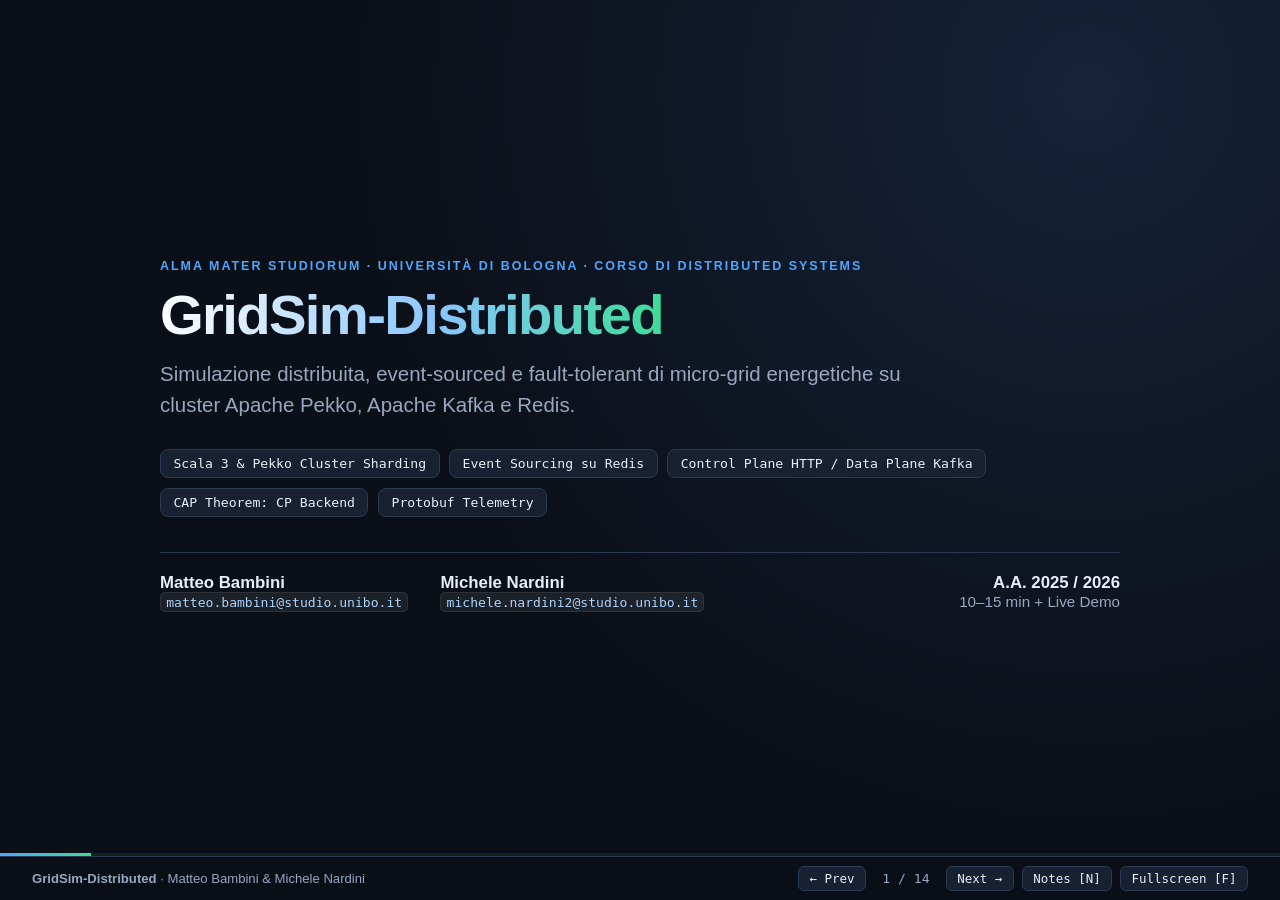
<file: docs/presentation/index.html>
<!DOCTYPE html>
<html lang="it">

<head>
  <meta charset="UTF-8" />
  <meta name="viewport" content="width=device-width, initial-scale=1.0" />
  <title>GridSim-Distributed — Distributed Systems Presentation</title>
  <style>
    :root {
      --bg: #0b0f17;
      --bg-elev: #131a27;
      --card: #182132;
      --card-alt: #1d283d;
      --border: #2a3954;
      --text: #e8eef7;
      --muted: #98a7c0;
      --accent: #4da6ff;
      --accent-soft: rgba(77, 166, 255, 0.14);
      --green: #3ddc97;
      --green-soft: rgba(61, 220, 151, 0.14);
      --amber: #ffb454;
      --amber-soft: rgba(255, 180, 84, 0.14);
      --red: #ff6b7b;
      --red-soft: rgba(255, 107, 123, 0.14);
      --purple: #b88cff;
      --purple-soft: rgba(184, 140, 255, 0.14);
      --mono: 'JetBrains Mono', 'SF Mono', 'Fira Code', 'Consolas', monospace;
      --sans: 'Inter', -apple-system, BlinkMacSystemFont, 'Segoe UI', Roboto, sans-serif;
    }

    * {
      box-sizing: border-box;
    }

    html,
    body {
      margin: 0;
      padding: 0;
      width: 100%;
      height: 100%;
      background: radial-gradient(circle at 85% 10%, #152238 0%, var(--bg) 55%);
      color: var(--text);
      font-family: var(--sans);
      overflow: hidden;
      -webkit-font-smoothing: antialiased;
    }

    .deck {
      position: relative;
      width: 100%;
      height: 100vh;
    }

    .slide {
      position: absolute;
      inset: 0;
      display: none;
      flex-direction: column;
      padding: 3.8vh 5.2vw 7.5vh 5.2vw;
      opacity: 0;
      transition: opacity 0.25s ease;
      overflow-y: auto;
    }

    .slide.active {
      display: flex;
      opacity: 1;
    }

    /* Typography */
    .slide-header {
      margin-bottom: 1.8vh;
      border-bottom: 1px solid var(--border);
      padding-bottom: 1.2vh;
      display: flex;
      justify-content: space-between;
      align-items: flex-end;
      gap: 1rem;
    }

    .kicker {
      font-size: 0.78rem;
      text-transform: uppercase;
      letter-spacing: 2px;
      color: var(--accent);
      font-weight: 700;
      margin: 0 0 0.3rem 0;
    }

    h1 {
      font-size: clamp(1.65rem, 2.5vw, 2.35rem);
      margin: 0;
      color: var(--text);
      letter-spacing: -0.02em;
      line-height: 1.15;
    }

    .header-tag {
      font-family: var(--mono);
      font-size: 0.78rem;
      padding: 0.3rem 0.65rem;
      border-radius: 999px;
      background: var(--accent-soft);
      color: var(--accent);
      border: 1px solid rgba(77, 166, 255, 0.35);
      white-space: nowrap;
    }

    h2 {
      font-size: 1.15rem;
      margin: 0 0 0.55rem 0;
      color: var(--text);
    }

    h3 {
      font-size: 1rem;
      margin: 0 0 0.45rem 0;
      color: var(--accent);
    }

    p {
      margin: 0 0 0.65rem 0;
      line-height: 1.5;
      color: var(--text);
      font-size: 0.98rem;
    }

    ul,
    ol {
      margin: 0.2rem 0 0.6rem 0;
      padding-left: 1.25rem;
      line-height: 1.52;
      font-size: 0.96rem;
    }

    li {
      margin-bottom: 0.38rem;
    }

    li::marker {
      color: var(--accent);
    }

    code {
      font-family: var(--mono);
      font-size: 0.86em;
      background: rgba(255, 255, 255, 0.07);
      color: #a9d4ff;
      padding: 0.12em 0.4em;
      border-radius: 5px;
      border: 1px solid rgba(255, 255, 255, 0.08);
    }

    pre {
      font-family: var(--mono);
      font-size: 0.8rem;
      line-height: 1.45;
      background: #0d131f;
      border: 1px solid var(--border);
      border-radius: 10px;
      padding: 0.85rem 1rem;
      margin: 0.4rem 0;
      overflow-x: auto;
      color: #d6e4ff;
    }

    /* Layout Helpers */
    .content {
      flex: 1;
      display: flex;
      flex-direction: column;
      justify-content: center;
      gap: 1.1rem;
    }

    .grid-2 {
      display: grid;
      grid-template-columns: 1fr 1fr;
      gap: 1.15rem;
      align-items: stretch;
    }

    .grid-3 {
      display: grid;
      grid-template-columns: repeat(3, 1fr);
      gap: 1.1rem;
      align-items: stretch;
    }

    .grid-4 {
      display: grid;
      grid-template-columns: repeat(4, 1fr);
      gap: 0.95rem;
      align-items: stretch;
    }

    .split-60-40 {
      display: grid;
      grid-template-columns: 1.35fr 1fr;
      gap: 1.2rem;
      align-items: center;
    }

    .split-40-60 {
      display: grid;
      grid-template-columns: 1fr 1.35fr;
      gap: 1.2rem;
      align-items: center;
    }

    .card {
      background: linear-gradient(180deg, var(--card) 0%, rgba(24, 33, 50, 0.82) 100%);
      border: 1px solid var(--border);
      border-radius: 12px;
      padding: 1rem 1.15rem;
      box-shadow: 0 8px 24px rgba(0, 0, 0, 0.22);
    }

    .card.accent-left {
      border-left: 4px solid var(--accent);
    }

    .card.green-left {
      border-left: 4px solid var(--green);
    }

    .card.amber-left {
      border-left: 4px solid var(--amber);
    }

    .card.red-left {
      border-left: 4px solid var(--red);
    }

    .card.purple-left {
      border-left: 4px solid var(--purple);
    }

    .badge {
      display: inline-block;
      font-family: var(--mono);
      font-size: 0.73rem;
      font-weight: 700;
      padding: 0.18rem 0.55rem;
      border-radius: 6px;
      text-transform: uppercase;
      letter-spacing: 0.6px;
      margin-bottom: 0.45rem;
    }

    .badge.blue {
      background: var(--accent-soft);
      color: var(--accent);
      border: 1px solid rgba(77, 166, 255, 0.35);
    }

    .badge.green {
      background: var(--green-soft);
      color: var(--green);
      border: 1px solid rgba(61, 220, 151, 0.35);
    }

    .badge.amber {
      background: var(--amber-soft);
      color: var(--amber);
      border: 1px solid rgba(255, 180, 84, 0.35);
    }

    .badge.red {
      background: var(--red-soft);
      color: var(--red);
      border: 1px solid rgba(255, 107, 123, 0.35);
    }

    .badge.purple {
      background: var(--purple-soft);
      color: var(--purple);
      border: 1px solid rgba(184, 140, 255, 0.35);
    }

    .callout {
      background: rgba(77, 166, 255, 0.08);
      border: 1px solid rgba(77, 166, 255, 0.3);
      border-radius: 10px;
      padding: 0.75rem 1rem;
      font-size: 0.93rem;
      color: var(--text);
    }

    .callout strong {
      color: var(--accent);
    }

    .formula-box {
      font-family: var(--mono);
      font-size: 0.88rem;
      background: #0d131f;
      border: 1px solid rgba(255, 180, 84, 0.4);
      color: #ffd599;
      padding: 0.45rem 0.7rem;
      border-radius: 7px;
      margin: 0.35rem 0;
      text-align: center;
      letter-spacing: 0.2px;
    }

    .diagram-box {
      background: #0e1522;
      border: 1px solid var(--border);
      border-radius: 12px;
      padding: 0.75rem;
      display: flex;
      justify-content: center;
      align-items: center;
    }

    .diagram-box svg {
      width: 100%;
      height: auto;
      max-height: 46vh;
    }

    /* Title Slide */
    .hero {
      flex: 1;
      display: flex;
      flex-direction: column;
      justify-content: center;
      align-items: flex-start;
      max-width: 960px;
      margin: 0 auto;
      width: 100%;
    }

    .hero-title {
      font-size: clamp(2.4rem, 4.4vw, 3.8rem);
      font-weight: 800;
      letter-spacing: -0.03em;
      line-height: 1.08;
      margin: 0.3rem 0 0.8rem 0;
      background: linear-gradient(95deg, #ffffff 0%, #8ac6ff 55%, #3ddc97 100%);
      -webkit-background-clip: text;
      -webkit-text-fill-color: transparent;
    }

    .hero-sub {
      font-size: clamp(1.1rem, 1.6vw, 1.38rem);
      color: var(--muted);
      max-width: 780px;
      line-height: 1.5;
      margin-bottom: 1.8rem;
    }

    .pill-row {
      display: flex;
      flex-wrap: wrap;
      gap: 0.6rem;
      margin-bottom: 2.2rem;
    }

    .pill {
      font-family: var(--mono);
      font-size: 0.82rem;
      padding: 0.38rem 0.78rem;
      border-radius: 8px;
      background: var(--card);
      border: 1px solid var(--border);
      color: var(--text);
    }

    .authors {
      display: flex;
      gap: 2rem;
      border-top: 1px solid var(--border);
      padding-top: 1.2rem;
      width: 100%;
      color: var(--muted);
      font-size: 0.95rem;
    }

    .authors strong {
      color: var(--text);
      display: block;
      font-size: 1.05rem;
    }

    /* Tables */
    table.clean-table {
      width: 100%;
      border-collapse: collapse;
      font-size: 0.9rem;
    }

    table.clean-table th,
    table.clean-table td {
      padding: 0.55rem 0.75rem;
      border-bottom: 1px solid var(--border);
      text-align: left;
      vertical-align: top;
    }

    table.clean-table th {
      color: var(--accent);
      font-weight: 600;
      background: rgba(255, 255, 255, 0.03);
    }

    /* Navigation & Footer */
    .footer-bar {
      position: fixed;
      bottom: 0;
      left: 0;
      right: 0;
      height: 44px;
      background: rgba(11, 15, 23, 0.9);
      backdrop-filter: blur(8px);
      border-top: 1px solid var(--border);
      display: flex;
      align-items: center;
      justify-content: space-between;
      padding: 0 2rem;
      z-index: 30;
      font-size: 0.82rem;
      color: var(--muted);
    }

    .progress-track {
      position: fixed;
      bottom: 44px;
      left: 0;
      right: 0;
      height: 3px;
      background: rgba(255, 255, 255, 0.06);
      z-index: 31;
    }

    .progress-fill {
      height: 100%;
      background: linear-gradient(90deg, var(--accent), var(--green));
      width: 0%;
      transition: width 0.25s ease;
    }

    .nav-controls {
      display: flex;
      align-items: center;
      gap: 0.5rem;
    }

    .nav-btn {
      background: var(--card);
      color: var(--text);
      border: 1px solid var(--border);
      border-radius: 6px;
      padding: 0.25rem 0.65rem;
      cursor: pointer;
      font-family: var(--mono);
      font-size: 0.78rem;
      transition: background 0.15s, border-color 0.15s;
    }

    .nav-btn:hover {
      background: var(--card-alt);
      border-color: var(--accent);
    }

    /* Speaker Notes Drawer */
    .notes-drawer {
      position: fixed;
      bottom: 47px;
      right: 1.5rem;
      width: min(560px, 92vw);
      max-height: 42vh;
      background: rgba(15, 22, 36, 0.97);
      border: 1px solid var(--accent);
      border-radius: 12px 12px 0 0;
      padding: 1rem 1.2rem;
      box-shadow: 0 -10px 30px rgba(0, 0, 0, 0.5);
      z-index: 40;
      display: none;
      overflow-y: auto;
    }

    .notes-drawer.visible {
      display: block;
    }

    .notes-drawer h4 {
      margin: 0 0 0.5rem 0;
      font-size: 0.82rem;
      text-transform: uppercase;
      letter-spacing: 1.5px;
      color: var(--accent);
      display: flex;
      justify-content: space-between;
    }

    .notes-drawer ul {
      font-size: 0.88rem;
      color: #d5e0f2;
      margin: 0;
    }

    .slide-notes {
      display: none;
    }

    @media print {

      html,
      body {
        overflow: visible;
        height: auto;
        background: #0b0f17;
      }

      .slide {
        position: relative;
        display: flex !important;
        opacity: 1 !important;
        page-break-after: always;
        height: 100vh;
      }

      .footer-bar,
      .progress-track,
      .notes-drawer {
        display: none !important;
      }
    }
  </style>
</head>

<body>

  <div class="deck" id="deck">

    <!-- =========================================================
       SLIDE 1: TITOLO
       ========================================================= -->
    <section class="slide active" data-time="0:00 - 0:45">
      <div class="hero">
        <p class="kicker">Alma Mater Studiorum · Università di Bologna · Corso di Distributed Systems</p>
        <div class="hero-title">GridSim-Distributed</div>
        <div class="hero-sub">
          Simulazione distribuita, event-sourced e fault-tolerant di micro-grid energetiche su cluster Apache Pekko,
          Apache Kafka e Redis.
        </div>
        <div class="pill-row">
          <span class="pill">Scala 3 &amp; Pekko Cluster Sharding</span>
          <span class="pill">Event Sourcing su Redis</span>
          <span class="pill">Control Plane HTTP / Data Plane Kafka</span>
          <span class="pill">CAP Theorem: CP Backend</span>
          <span class="pill">Protobuf Telemetry</span>
        </div>
        <div class="authors">
          <div>
            <strong>Matteo Bambini</strong>
            <code>matteo.bambini@studio.unibo.it</code>
          </div>
          <div>
            <strong>Michele Nardini</strong>
            <code>michele.nardini2@studio.unibo.it</code>
          </div>
          <div style="margin-left:auto; text-align:right;">
            <strong>A.A. 2025 / 2026</strong>
            <span>10–15 min + Live Demo</span>
          </div>
        </div>
      </div>
      <div class="slide-notes">
        <ul>
          <li><strong>Apertura (45s)</strong>: Presentiamo <em>GridSim-Distributed</em>, un sistema distribuito per la
            simulazione real-time di micro-reti elettriche.</li>
          <li><strong>Focus della presentazione</strong>: dopo un rapido inquadramento del dominio, ci concentreremo
            sull'architettura distribuita (Actor Model, Cluster Sharding, separazione Control/Data Plane, Event Sourcing
            su Redis, scelte rispetto al Teorema CAP e gestione dei guasti) per poi chiudere con una Live Demo del
            cluster.</li>
        </ul>
      </div>
    </section>

    <!-- =========================================================
       SLIDE 2: CONTESTO & DOMINIO APPLICATIVO
       ========================================================= -->
    <section class="slide" data-time="0:45 - 2:00">
      <div class="slide-header">
        <div>
          <p class="kicker">01 · Contesto del Progetto</p>
          <h1>Il Dominio: Simulazione di una Micro-Grid Energetica</h1>
        </div>
        <span class="header-tag">Functional Core · Discrete Ticks</span>
      </div>

      <div class="content">
        <div class="split-60-40">
          <div class="grid-2">
            <div class="card accent-left">
              <span class="badge blue">Grafo della Rete</span>
              <h2>Nodi (Entità) &amp; Archi (Cavi)</h2>
              <ul>
                <li><code>House</code>: profilo di consumo + pannelli e batterie locali; risolve prima il proprio
                  bilancio interno.</li>
                <li><code>SolarPanel</code>: produzione in funzione di irraggiamento, superficie ed efficienza.</li>
                <li><code>Storage</code> (Batteria): accumulo/rilascio vincolato da capacità, potenza max e
                  <code>minSoC</code>.
                </li>
                <li><code>ExternalGrid</code>: sorgente/pozzo infinito che assorbe lo sbilancio residuo della rete.</li>
                <li><code>Cable</code>: arco con capacità massima di trasporto (rilevamento sovraccarichi).</li>
              </ul>
            </div>

            <div class="card green-left">
              <span class="badge green">Evoluzione a Tick Discreti</span>
              <h2>Cosa accade ad ogni Tick &Delta;t</h2>
              <ol>
                <li><strong>Ambiente</strong>: avanzamento orario, calcolo temperatura e irraggiamento solare.</li>
                <li><strong>Bilancio Locale</strong>: ogni entità calcola il proprio nuovo stato e il
                  <code>Flow[Energy]</code> netto (<em>Surplus</em>, <em>Deficit</em>, <em>Balanced</em>).
                </li>
                <li><strong>Power-Flow Solver</strong>: risoluzione globale dei flussi sui cavi (leggi di Kirchhoff).
                </li>
              </ol>
            </div>
          </div>

          <div class="diagram-box">
            <svg viewBox="0 0 450 380" xmlns="http://www.w3.org/2000/svg">
              <defs>
                <marker id="flowGreen" viewBox="0 0 10 10" refX="8" refY="5" markerWidth="6" markerHeight="6"
                  orient="auto">
                  <path d="M 0 1 L 10 5 L 0 9 z" fill="#3ddc97" />
                </marker>
                <marker id="flowBlue" viewBox="0 0 10 10" refX="8" refY="5" markerWidth="6" markerHeight="6"
                  orient="auto">
                  <path d="M 0 1 L 10 5 L 0 9 z" fill="#4da6ff" />
                </marker>
                <marker id="flowRed" viewBox="0 0 10 10" refX="8" refY="5" markerWidth="6" markerHeight="6"
                  orient="auto">
                  <path d="M 0 1 L 10 5 L 0 9 z" fill="#ff6b7b" />
                </marker>
              </defs>

              <!-- Background -->
              <rect x="10" y="10" width="430" height="360" rx="12" fill="#121b2b" stroke="#2a3954" />
              <text x="26" y="34" fill="#e8eef7" font-size="12" font-weight="bold">Esempio di Topologia Micro-Grid
                (GridGraph)</text>

              <!-- External Grid (Top Center) -->
              <rect x="145" y="48" width="160" height="48" rx="8" fill="#1e293b" stroke="#ffb454" stroke-width="2" />
              <text x="225" y="69" text-anchor="middle" fill="#ffb454" font-size="13"
                font-weight="bold">ExternalGrid</text>
              <text x="225" y="85" text-anchor="middle" fill="#98a7c0" font-size="10">Sorgente / Pozzo Infinito</text>

              <!-- SolarPanel Node (Middle Left) -->
              <rect x="24" y="148" width="122" height="54" rx="8" fill="#142b24" stroke="#3ddc97" stroke-width="1.8" />
              <text x="85" y="170" text-anchor="middle" fill="#3ddc97" font-size="12"
                font-weight="bold">SolarPanel</text>
              <text x="85" y="185" text-anchor="middle" fill="#e8eef7" font-size="10">Surplus: +22 kW</text>
              <text x="85" y="197" text-anchor="middle" fill="#98a7c0" font-size="9">Irradiance &times; Area &times;
                &eta;</text>

              <!-- Storage Node (Middle Right) -->
              <rect x="304" y="148" width="122" height="54" rx="8" fill="#231c38" stroke="#b88cff" stroke-width="1.8" />
              <text x="365" y="170" text-anchor="middle" fill="#b88cff" font-size="12" font-weight="bold">Storage
                (Battery)</text>
              <text x="365" y="185" text-anchor="middle" fill="#e8eef7" font-size="10">SoC: 75% (+5 kW)</text>
              <text x="365" y="197" text-anchor="middle" fill="#98a7c0" font-size="9">[minSoC, maxCap]</text>

              <!-- House 1 Prosumer (Bottom Left) -->
              <rect x="24" y="252" width="175" height="68" rx="8" fill="#17253b" stroke="#4da6ff" stroke-width="1.8" />
              <text x="111" y="272" text-anchor="middle" fill="#4da6ff" font-size="12" font-weight="bold">House 1
                (Prosumer)</text>
              <text x="111" y="287" text-anchor="middle" fill="#98a7c0" font-size="9.5">Componenti: PV + Battery</text>
              <rect x="36" y="294" width="151" height="19" rx="4" fill="#0d1524" />
              <text x="111" y="307" text-anchor="middle" fill="#3ddc97" font-size="9.5" font-family="monospace">Net
                Flow: Surplus +3 kW</text>

              <!-- House 2 Consumer (Bottom Right) -->
              <rect x="251" y="252" width="175" height="68" rx="8" fill="#17253b" stroke="#4da6ff" stroke-width="1.8" />
              <text x="338" y="272" text-anchor="middle" fill="#4da6ff" font-size="12" font-weight="bold">House 2
                (Consumer)</text>
              <text x="338" y="287" text-anchor="middle" fill="#98a7c0" font-size="9.5">Solo carico domestico</text>
              <rect x="263" y="294" width="151" height="19" rx="4" fill="#0d1524" />
              <text x="338" y="307" text-anchor="middle" fill="#ff6b7b" font-size="9.5" font-family="monospace">Net
                Flow: Deficit -20 kW</text>

              <!-- Cables (Edges) -->
              <!-- SolarPanel -> ExternalGrid -->
              <line x1="110" y1="148" x2="180" y2="98" stroke="#3ddc97" stroke-width="2.2"
                marker-end="url(#flowGreen)" />
              <text x="112" y="117" fill="#3ddc97" font-size="9.5" font-family="monospace">15/25 kW</text>

              <!-- SolarPanel -> House 1 -->
              <line x1="85" y1="202" x2="85" y2="248" stroke="#3ddc97" stroke-width="2" marker-end="url(#flowGreen)" />
              <text x="92" y="230" fill="#98a7c0" font-size="9" font-family="monospace">Cable</text>

              <!-- ExternalGrid -> Storage -->
              <line x1="270" y1="96" x2="340" y2="146" stroke="#4da6ff" stroke-width="2.2"
                marker-end="url(#flowBlue)" />
              <text x="315" y="117" fill="#4da6ff" font-size="9.5" font-family="monospace">5/20 kW</text>

              <!-- Storage -> House 2 (OVERLOAD CABLE) -->
              <line x1="355" y1="202" x2="355" y2="248" stroke="#ff6b7b" stroke-width="2.6" stroke-dasharray="5 3"
                marker-end="url(#flowRed)" />
              <text x="363" y="224" fill="#ff6b7b" font-size="9.5" font-family="monospace" font-weight="bold">20/15
                kW!</text>
              <text x="363" y="236" fill="#ff6b7b" font-size="8.5" font-family="monospace">OVERLOAD</text>

              <!-- House 1 -> House 2 -->
              <line x1="199" y1="286" x2="247" y2="286" stroke="#3ddc97" stroke-width="2"
                marker-end="url(#flowGreen)" />
              <text x="223" y="279" text-anchor="middle" fill="#3ddc97" font-size="9" font-family="monospace">3/10
                kW</text>

              <!-- Legend at bottom -->
              <line x1="28" y1="346" x2="52" y2="346" stroke="#3ddc97" stroke-width="2.2"
                marker-end="url(#flowGreen)" />
              <text x="58" y="350" fill="#98a7c0" font-size="10">Surplus immesso</text>

              <line x1="165" y1="346" x2="189" y2="346" stroke="#4da6ff" stroke-width="2.2"
                marker-end="url(#flowBlue)" />
              <text x="195" y="350" fill="#98a7c0" font-size="10">Flusso su cavo</text>

              <line x1="292" y1="346" x2="316" y2="346" stroke="#ff6b7b" stroke-width="2.5" stroke-dasharray="4 2"
                marker-end="url(#flowRed)" />
              <text x="322" y="350" fill="#ff6b7b" font-size="10" font-weight="bold">Cavo in Overload</text>
            </svg>
          </div>
        </div>
      </div>

      <div class="slide-notes">
        <ul>
          <li><strong>Cos'è GridSim</strong>: modella una micro-rete elettrica come un grafo orientato in cui i nodi
            sono entità energetiche (case, impianti fotovoltaici, batterie e la rete esterna) e gli archi sono cavi con
            capacità finita.</li>
          <li><strong>Come avanza</strong>: a passi discreti (<em>tick</em>). A ogni tick si aggiorna il meteo, ogni
            entità risolve in autonomia il proprio bilancio energetico locale, e infine un solutore di Kirchhoff calcola
            i flussi sui cavi.</li>
          <li><strong>Principio di design</strong>: <em>Functional Core, Imperative Shell</em> — tutte le transizioni di
            dominio sono funzioni pure su strutture immutabili, isolate dal runtime distribuito.</li>
        </ul>
      </div>
    </section>

    <!-- =========================================================
       SLIDE 3: PERCHÉ DISTRIBUIRE?
       ========================================================= -->
    <section class="slide" data-time="2:00 - 3:00">
      <div class="slide-header">
        <div>
          <p class="kicker">02 · Motivazioni della Distribuzione</p>
          <h1>Perché un Sistema Distribuito?</h1>
        </div>
        <span class="header-tag">3 Driver Architetturali</span>
      </div>

      <div class="content" style="display:flex; align-items:stretch;">
        <div class="grid-3" style="width:100%; align-items:stretch; gap:1.25rem;">
          <div class="card accent-left" style="display:flex; flex-direction:column; justify-content:space-between; padding:1.35rem 1.4rem;">
            <div>
              <span class="badge blue">1 · Resource Sharing</span>
              <h2 style="margin:0.5rem 0 0.8rem;">Separation of Concerns</h2>
              <p style="font-size:0.96rem; line-height:1.6;">Il motore di simulazione (CPU/state-intensive, esecuzione continua) e la GUI (interaction-intensive) hanno requisiti opposti:</p>
              <ul style="font-size:0.95rem; line-height:1.6;">
                <li>Un cluster backend condiviso esegue <strong>più simulazioni concorrenti</strong> in modo headless e continuo.</li>
                <li><strong>Più client GUI remoti</strong> possono collegarsi, monitorare e staccarsi liberamente senza rallentare il calcolo né bloccare la UI.</li>
              </ul>
            </div>
            <div class="callout" style="margin-top:0.8rem; font-size:0.85rem; border-left-color:var(--blue);">
              Disaccoppia chi calcola da chi osserva.
            </div>
          </div>

          <div class="card green-left" style="display:flex; flex-direction:column; justify-content:space-between; padding:1.35rem 1.4rem;">
            <div>
              <span class="badge green">2 · Parallelismo &amp; Scalabilità</span>
              <h2 style="margin:0.5rem 0 0.8rem;">Decomposizione Naturale</h2>
              <p style="font-size:0.96rem; line-height:1.6;">All'interno di un tick, il bilancio energetico di ogni entità è <strong>indipendente</strong> da quello delle altre:</p>
              <ul style="font-size:0.95rem; line-height:1.6;">
                <li>Ogni nodo della rete elettrica è un attore autonomo (<code>EntityActor</code>) senza stato condiviso.</li>
                <li>Tramite <strong>Cluster Sharding</strong>, le entità vengono distribuite su più nodi fisici per scalare orizzontalmente al crescere della micro-grid.</li>
              </ul>
            </div>
            <div class="callout" style="margin-top:0.8rem; font-size:0.85rem; border-left-color:var(--green);">
              Parallelismo intra-tick: il tempo di calcolo scala con le risorse del cluster anziché saturare una sola CPU.
            </div>
          </div>

          <div class="card amber-left" style="display:flex; flex-direction:column; justify-content:space-between; padding:1.35rem 1.4rem;">
            <div>
              <span class="badge amber">3 · Resilienza &amp; Dependability</span>
              <h2 style="margin:0.5rem 0 0.8rem;">Sopravvivere ai Crash</h2>
              <p style="font-size:0.96rem; line-height:1.6;">Una simulazione su scala temporale estesa non può perdere ore di calcolo per il guasto di un processo:</p>
              <ul style="font-size:0.95rem; line-height:1.6;">
                <li>Persistenza esternalizzata su uno store condiviso (Redis) per journal e snapshot.</li>
                <li>Se un nodo del cluster fallisce, gli shard migrano automaticamente sui <strong>nodi superstiti</strong> e riprendono dall'ultimo stato consolidato.</li>
              </ul>
            </div>
            <div class="callout" style="margin-top:0.8rem; font-size:0.85rem; border-left-color:var(--amber);">
              Fault tolerance trasparente: tollera crash improvvisi dei nodi senza interruzione della simulazione.
            </div>
          </div>
        </div>
      </div>

      <div class="slide-notes">
        <ul>
          <li><strong>Perché non un monolite locale?</strong> Tre motivazioni architetturali concrete:</li>
          <li>1) <em>Resource sharing &amp; separation of concerns</em>: disaccoppiare il calcolo continuo sul cluster backend dalla visualizzazione interattiva dei client GUI.</li>
          <li>2) <em>Parallelismo e scalabilità orizzontale</em>: il bilancio energetico intra-tick è indipendente per entità e scala con il Cluster Sharding.</li>
          <li>3) <em>Fault tolerance &amp; dependability</em>: sopravvivere al crash dei nodi senza perdere lo stato di simulazioni long-running.</li>
        </ul>
      </div>
    </section>

    <!-- =========================================================
       SLIDE 4: ARCHITETTURA INFRASTRUTTURALE & PIANI DI COMUNICAZIONE
       ========================================================= -->
    <section class="slide" data-time="3:00 - 4:30">
      <div class="slide-header">
        <div>
          <p class="kicker">03 · Architettura &amp; Infrastruttura</p>
          <h1>Vista Infrastrutturale: Control Plane vs Data Plane</h1>
        </div>
        <span class="header-tag">Client-Server · Clustered Backend</span>
      </div>

      <div class="content">
        <div class="split-40-60">
          <div style="display:flex; flex-direction:column; gap:0.9rem;">
            <div class="card accent-left">
              <span class="badge blue">Control Plane · HTTP REST + JSON</span>
              <h2>Comandi di Ciclo di Vita (Bassa Frequenza)</h2>
              <ul>
                <li>Client &rarr; <strong>Caddy Reverse Proxy</strong> (round-robin + passive
                  health-check) &rarr; qualsiasi nodo del cluster.</li>
                <li>Operazioni: creazione/lista simulazioni, <code>start</code>, <code>pause</code>, <code>step</code>,
                  <code>stop</code>, cambio <code>speed</code> e <code>tickDelta</code>.
                </li>
                <li>Ogni nodo può servire qualsiasi richiesta grazie a Cluster Singleton e Cluster Sharding.</li>
              </ul>
            </div>

            <div class="card green-left">
              <span class="badge green">Data Plane · Apache Kafka + Protobuf</span>
              <h2>Telemetria Real-Time (Alta Frequenza)</h2>
              <ul>
                <li>Flusso unidirezionale <strong>Pub/Sub</strong>: il backend pubblica su 3 topic per simulazione;
                  <em>N</em> GUI si iscrivono con consumer group propri.
                </li>
                <li>Payload binari compatti generati con <strong>ScalaPB</strong>.</li>
                <li>Nessun accoppiamento o backpressure dai client lenti verso gli attori.</li>
              </ul>
            </div>

            <div class="card red-left">
              <span class="badge red">Shared Persistence · Redis 7</span>
              <h2>Journal &amp; Snapshot Store Condiviso</h2>
              <p>Tutti i nodi del cluster persistono eventi e snapshot nello stesso store Redis esterno, abilitando il
                failover cross-node.</p>
            </div>
          </div>

          <div class="diagram-box">
            <svg viewBox="0 0 580 430" xmlns="http://www.w3.org/2000/svg">
              <defs>
                <marker id="aBlue" viewBox="0 0 10 10" refX="8" refY="5" markerWidth="6" markerHeight="6" orient="auto">
                  <path d="M 0 1 L 10 5 L 0 9 z" fill="#4da6ff" />
                </marker>
                <marker id="aGreen" viewBox="0 0 10 10" refX="8" refY="5" markerWidth="6" markerHeight="6"
                  orient="auto">
                  <path d="M 0 1 L 10 5 L 0 9 z" fill="#3ddc97" />
                </marker>
                <marker id="aRed" viewBox="0 0 10 10" refX="8" refY="5" markerWidth="6" markerHeight="6" orient="auto">
                  <path d="M 0 1 L 10 5 L 0 9 z" fill="#ff6b7b" />
                </marker>
              </defs>

              <!-- GUI Clients -->
              <rect x="205" y="14" width="175" height="44" rx="8" fill="#1e293b" stroke="#98a7c0"
                stroke-dasharray="3 2" />
              <rect x="195" y="22" width="175" height="44" rx="8" fill="#233047" stroke="#e8eef7" stroke-width="1.8" />
              <text x="282" y="43" text-anchor="middle" fill="#ffffff" font-size="13" font-weight="bold">ScalaFX GUI
                Client(s)</text>
              <text x="282" y="58" text-anchor="middle" fill="#98a7c0" font-size="10">0..N Stateless Observers
                (MVVM)</text>

              <!-- Caddy Gateway -->
              <rect x="35" y="110" width="185" height="52" rx="9" fill="#14263d" stroke="#4da6ff" stroke-width="2" />
              <text x="127" y="133" text-anchor="middle" fill="#4da6ff" font-size="13" font-weight="bold">Caddy HTTP
                Gateway</text>
              <text x="127" y="150" text-anchor="middle" fill="#98a7c0" font-size="10">Round-Robin · Failover
                :8080</text>

              <!-- Kafka Broker -->
              <rect x="360" y="110" width="185" height="52" rx="9" fill="#112b24" stroke="#3ddc97" stroke-width="2" />
              <text x="452" y="133" text-anchor="middle" fill="#3ddc97" font-size="13" font-weight="bold">Apache Kafka
                (KRaft)</text>
              <text x="452" y="150" text-anchor="middle" fill="#98a7c0" font-size="10">Topics: entities / ticks /
                control</text>

              <!-- Pekko Cluster Box -->
              <rect x="22" y="198" width="536" height="132" rx="12" fill="#111826" stroke="#4da6ff"
                stroke-dasharray="6 4" />
              <text x="38" y="218" fill="#4da6ff" font-size="11" font-family="monospace" font-weight="bold">Apache Pekko
                Cluster (Artery TCP :2551 · DNS Seed Discovery · SBR keep-majority)</text>

              <!-- Node 1 -->
              <rect x="38" y="230" width="158" height="86" rx="8" fill="#182235" stroke="#2a3954" stroke-width="1.5" />
              <text x="117" y="249" text-anchor="middle" fill="#e8eef7" font-size="12" font-weight="bold">Backend Node
                1</text>
              <rect x="48" y="257" width="66" height="24" rx="4" fill="#24344f" />
              <text x="81" y="273" text-anchor="middle" fill="#a9d4ff" font-size="9">Sim Shard</text>
              <rect x="120" y="257" width="66" height="24" rx="4" fill="#24344f" />
              <text x="153" y="273" text-anchor="middle" fill="#ffb454" font-size="9">Entity Shard</text>
              <rect x="48" y="286" width="138" height="20" rx="4" fill="#2c2247" stroke="#b88cff" />
              <text x="117" y="299" text-anchor="middle" fill="#b88cff" font-size="9" font-weight="bold">Registry
                Singleton</text>

              <!-- Node 2 -->
              <rect x="211" y="230" width="158" height="86" rx="8" fill="#182235" stroke="#2a3954" stroke-width="1.5" />
              <text x="290" y="249" text-anchor="middle" fill="#e8eef7" font-size="12" font-weight="bold">Backend Node
                2</text>
              <rect x="221" y="257" width="66" height="24" rx="4" fill="#24344f" />
              <text x="254" y="273" text-anchor="middle" fill="#a9d4ff" font-size="9">Sim Shard</text>
              <rect x="293" y="257" width="66" height="24" rx="4" fill="#24344f" />
              <text x="326" y="273" text-anchor="middle" fill="#ffb454" font-size="9">Entity Shard</text>
              <text x="290" y="299" text-anchor="middle" fill="#98a7c0" font-size="9">Pekko HTTP :8080</text>

              <!-- Node 3 -->
              <rect x="384" y="230" width="158" height="86" rx="8" fill="#182235" stroke="#2a3954" stroke-width="1.5" />
              <text x="463" y="249" text-anchor="middle" fill="#e8eef7" font-size="12" font-weight="bold">Backend Node
                3</text>
              <rect x="394" y="257" width="66" height="24" rx="4" fill="#24344f" />
              <text x="427" y="273" text-anchor="middle" fill="#a9d4ff" font-size="9">Sim Shard</text>
              <rect x="466" y="257" width="66" height="24" rx="4" fill="#24344f" />
              <text x="499" y="273" text-anchor="middle" fill="#ffb454" font-size="9">Entity Shard</text>
              <text x="463" y="299" text-anchor="middle" fill="#98a7c0" font-size="9">Pekko HTTP :8080</text>

              <!-- Redis -->
              <rect x="175" y="362" width="230" height="52" rx="9" fill="#2d161e" stroke="#ff6b7b" stroke-width="2" />
              <text x="290" y="385" text-anchor="middle" fill="#ff6b7b" font-size="13" font-weight="bold">Redis Shared
                Store (:6379)</text>
              <text x="290" y="402" text-anchor="middle" fill="#e8eef7" font-size="10">RedisJournal + RedisSnapshotStore
                (ZSET)</text>

              <!-- Arrows -->
              <line x1="220" y1="66" x2="140" y2="108" stroke="#4da6ff" stroke-width="2" marker-end="url(#aBlue)" />
              <text x="142" y="84" fill="#4da6ff" font-size="10" font-family="monospace">REST / JSON</text>

              <line x1="452" y1="110" x2="350" y2="66" stroke="#3ddc97" stroke-width="2" marker-end="url(#aGreen)" />
              <text x="422" y="84" fill="#3ddc97" font-size="10" font-family="monospace">Subscribe (Protobuf)</text>

              <line x1="117" y1="162" x2="117" y2="226" stroke="#4da6ff" stroke-width="1.8" marker-end="url(#aBlue)" />
              <line x1="135" y1="162" x2="265" y2="226" stroke="#4da6ff" stroke-width="1.5" marker-end="url(#aBlue)" />
              <line x1="150" y1="162" x2="430" y2="226" stroke="#4da6ff" stroke-width="1.5" marker-end="url(#aBlue)" />

              <line x1="290" y1="230" x2="425" y2="164" stroke="#3ddc97" stroke-width="1.6" marker-end="url(#aGreen)" />
              <line x1="463" y1="230" x2="463" y2="164" stroke="#3ddc97" stroke-width="1.8" marker-end="url(#aGreen)" />

              <line x1="117" y1="316" x2="225" y2="360" stroke="#ff6b7b" stroke-width="1.6" marker-end="url(#aRed)" />
              <line x1="290" y1="316" x2="290" y2="360" stroke="#ff6b7b" stroke-width="1.8" marker-end="url(#aRed)" />
              <line x1="463" y1="316" x2="355" y2="360" stroke="#ff6b7b" stroke-width="1.6" marker-end="url(#aRed)" />
            </svg>
          </div>
        </div>
      </div>

      <div class="slide-notes">
        <ul>
          <li><strong>Excursus sull'architettura generale</strong>: il sistema è organizzato in tre livelli
            disaccoppiati orchestrati via Docker Compose: (1) client GUI ScalaFX leggeri e <em>stateless</em>, (2) un
            cluster backend di calcolo composto da 3 nodi <strong>Apache Pekko</strong> che comunicano via <em>Artery
              TCP</em> e si scoprono dinamicamente tramite il DNS interno di Docker (<code>CLUSTER_SERVICE_NAME</code>,
            senza IP statici), e (3) un livello esterno di messaggistica e persistenza.</li>
          <li><strong>Control Plane vs Data Plane</strong>: invece di multiplexare tutto su un'unica connessione,
            separiamo nettamente il <em>Control Plane</em> sincrono a bassa frequenza (HTTP REST/JSON bilanciato in
            round-robin dal gateway Caddy) dal <em>Data Plane</em> asincrono ad alta frequenza (Apache Kafka in modalità
            KRaft con payload Protobuf, per disaccoppiare il backend da <em>N</em> osservatori).</li>
          <li><strong>Shared Persistence</strong>: nessun nodo Pekko salva stato sul proprio disco locale; tutti
            persistono eventi e snapshot su un'istanza <strong>Redis</strong> condivisa esterna, abilitando il failover
            immediato tra nodi.</li>
        </ul>
      </div>
    </section>

    <!-- =========================================================
       SLIDE 5: BACKEND DISTRIBUITO — ATTORI, SHARDING & SINGLETON
       ========================================================= -->
    <section class="slide" data-time="4:30 - 5:45">
      <div class="slide-header">
        <div>
          <p class="kicker">04 · Modello ad Attori &amp; Naming</p>
          <h1>Il Backend Pekko: Singleton, Sharding &amp; Location Transparency</h1>
        </div>
        <span class="header-tag">Apache Pekko Typed · Cluster</span>
      </div>

      <div class="content">
        <div class="grid-3">
          <div class="card purple-left">
            <span class="badge purple">Cluster Singleton</span>
            <h2><code>SimulationRegistryActor</code></h2>
            <ul>
              <li>Unica istanza attiva nell'intero cluster, ospitata sul nodo più anziano.</li>
              <li>Mantiene la mappa globale <code>simulationId &rarr; presetName</code> per rispondere a
                <code>GET /api/simulations</code>.
              </li>
              <li><strong>Event-Sourced su Redis</strong>: persiste <code>SimulationRegistered</code> e
                <code>SimulationUnregistered</code>.
              </li>
              <li>Se il nodo ospite cade, il singleton migra automaticamente sul nuovo nodo più anziano e ricostruisce
                il registro da Redis.</li>
            </ul>
          </div>

          <div class="card accent-left">
            <span class="badge blue">Cluster Sharding (Remember Entities)</span>
            <h2><code>SimulationActor</code></h2>
            <ul>
              <li>Un attore per ogni simulazione attiva, indirizzato per <code>simulationId</code>.</li>
              <li><strong>Macchina a stati finiti (FSM)</strong>:
                <code>Idle &rarr; Running &harr; Paused &rarr; Stopped</code>.
              </li>
              <li>Orchestra il timer dei tick, esegue lo scatter/gather verso le entità e invoca il power solver.
              </li>
              <li>In caso di crash di un nodo, viene
                <strong>ri-attivato proattivamente</strong> su un nodo superstite.
              </li>
            </ul>
          </div>

          <div class="card amber-left">
            <span class="badge amber">Cluster Sharding (Lazy Activation)</span>
            <h2><code>EntityActor</code></h2>
            <ul>
              <li>Un attore per ogni entità energetica della rete, indirizzato con ID logico.
              </li>
              <li>Possiede in modo <strong>esclusivo</strong> configurazione statica e stato dinamico.
              </li>
              <li>Reagisce a <code>Initialize</code> ed <code>Evolve(env, delta, tick)</code>, pubblicando direttamente
                la propria telemetria su Kafka.</li>
            </ul>
          </div>
        </div>
      </div>

      <div class="slide-notes">
        <ul>
          <li><strong>Tre attori persistenti con responsabilità distinte</strong>:</li>
          <li>1) <code>SimulationRegistryActor</code> è un <em>Cluster Singleton</em>: fornisce un unico punto di verità
            per l'elenco delle simulazioni esistenti.</li>
          <li>2) <code>SimulationActor</code> è sharded per <code>simulationId</code> con
            <code>rememberEntities = true</code>: gestisce il ciclo di vita e orchestra i tick.
          </li>
          <li>3) <code>EntityActor</code> è sharded per <code>simulationId-localId</code>: incapsula lo stato della
            singola entità senza alcuna memoria condivisa.</li>
          <li><strong>Location Transparency</strong>: né le rotte HTTP né <code>SimulationActor</code> sanno su quale
            nodo fisico viva un attore; usano solo <code>EntityRef</code>.</li>
        </ul>
      </div>
    </section>

    <!-- =========================================================
       SLIDE 6: ANATOMIA DI UN TICK (SCATTER / GATHER)
       ========================================================= -->
    <section class="slide" data-time="5:45 - 7:00">
      <div class="slide-header">
        <div>
          <p class="kicker">05 · Coordinazione Distribuita</p>
          <h1>Anatomia di un Tick: Il Protocollo Scatter / Gather</h1>
        </div>
        <span class="header-tag">Non-Blocking Mailbox · pipeToSelf</span>
      </div>

      <div class="content">
        <div class="split-40-60">
          <div style="display:flex; flex-direction:column; gap:0.85rem;">
            <div class="card accent-left">
              <span class="badge blue">1 · Scatter Parallelo &amp; Logical Clock</span>
              <p>Allo scattare di <code>TickTimer</code>, <code>SimulationActor</code> avanza l'<code>Environment</code>
                di <code>&Delta;t</code> e usa <code>tick: Long</code> come <strong>Scalar Logical Clock</strong> per
                inviare <code>ask(Evolve)</code> (con <code>tickTimeout</code>) a tutti gli <code>EntityActor</code>.
              </p>
            </div>

            <div class="card amber-left">
              <span class="badge amber">2 · Conit Indipendenti &amp; Spazio-Tempo</span>
              <p>I nodi operano in <em>Distributed Concurrent Computing</em>, ma il tick impone un <strong>Contesto
                  Temporale Logico Condiviso <em>T</em></strong> su entità distribuite spazialmente (<em>S<sub>i</sub>
                  &ne; S<sub>j</sub></em>). Ogni <code>GridEntityState</code> è un <strong>Conit indipendente</strong>
                che evolve localmente senza lock globali, sincronizzandosi solo al confine del tick.</p>
            </div>

            <div class="card green-left">
              <span class="badge green">3 · Gather &amp; Latency Hiding Asincrono</span>
              <p><code>Future.sequence</code> + <code>context.pipeToSelf</code> attuano il <strong>Latency Hiding
                  asincrono</strong> (Neuman): la mailbox di <code>SimulationActor</code> non si blocca mai in attesa
                della rete. Al gather, persiste <code>TickAdvanced</code>, risolve Kirchhoff e pubblica il tick globale.
              </p>
            </div>
          </div>

          <div class="diagram-box">
            <svg viewBox="0 0 560 400" xmlns="http://www.w3.org/2000/svg">
              <defs>
                <marker id="sBlue" viewBox="0 0 10 10" refX="8" refY="5" markerWidth="6" markerHeight="6" orient="auto">
                  <path d="M 0 1 L 10 5 L 0 9 z" fill="#4da6ff" />
                </marker>
                <marker id="sGreen" viewBox="0 0 10 10" refX="8" refY="5" markerWidth="6" markerHeight="6"
                  orient="auto">
                  <path d="M 0 1 L 10 5 L 0 9 z" fill="#3ddc97" />
                </marker>
                <marker id="sAmber" viewBox="0 0 10 10" refX="8" refY="5" markerWidth="6" markerHeight="6"
                  orient="auto">
                  <path d="M 0 1 L 10 5 L 0 9 z" fill="#ffb454" />
                </marker>
              </defs>

              <!--Lifelines headers-->
              <rect x="20" y="15" width="95" height="34" rx="6" fill="#1e293b" stroke="#98a7c0" />
              <text x="67" y="36" text-anchor="middle" fill="#e8eef7" font-size="11" font-weight="bold">GUI
                Client</text>

              <rect x="145" y="15" width="115" height="34" rx="6" fill="#17253b" stroke="#4da6ff" />
              <text x="202" y="36" text-anchor="middle" fill="#4da6ff" font-size="11"
                font-weight="bold">SimulationActor</text>

              <rect x="290" y="15" width="115" height="34" rx="6" fill="#2a2218" stroke="#ffb454" />
              <text x="347" y="36" text-anchor="middle" fill="#ffb454" font-size="11" font-weight="bold">EntityActor
                (xN)</text>

              <rect x="435" y="15" width="105" height="34" rx="6" fill="#112b24" stroke="#3ddc97" />
              <text x="487" y="36" text-anchor="middle" fill="#3ddc97" font-size="11" font-weight="bold">Redis /
                Kafka</text>

              <!-- Lifelines -->
              <line x1="67" y1="49" x2="67" y2="385" stroke="#475569" stroke-dasharray="4 4" />
              <line x1="202" y1="49" x2="202" y2="385" stroke="#475569" stroke-dasharray="4 4" />
              <line x1="347" y1="49" x2="347" y2="385" stroke="#475569" stroke-dasharray="4 4" />
              <line x1="487" y1="49" x2="487" y2="385" stroke="#475569" stroke-dasharray="4 4" />

              <!-- Start -->
              <line x1="67" y1="72" x2="198" y2="72" stroke="#4da6ff" stroke-width="1.8" marker-end="url(#sBlue)" />
              <text x="132" y="66" text-anchor="middle" fill="#4da6ff" font-size="10" font-family="monospace">POST
                /start (! Start)</text>

              <!-- Loop box -->
              <rect x="130" y="88" width="415" height="275" rx="8" fill="rgba(77,166,255,0.03)" stroke="#2a3954"
                stroke-dasharray="5 3" />
              <text x="140" y="104" fill="#98a7c0" font-size="10" font-family="monospace">loop [status ==
                RunningStatus]</text>

              <!-- 1. Self TickTimer -->
              <path d="M 202 115 L 238 115 L 238 132 L 206 132" fill="none" stroke="#4da6ff" stroke-width="1.5"
                marker-end="url(#sBlue)" />
              <text x="244" y="127" fill="#e8eef7" font-size="10" font-family="monospace">self ! TickTimer</text>

              <!-- 2. Scatter Evolve -->
              <line x1="202" y1="154" x2="343" y2="154" stroke="#ffb454" stroke-width="2" marker-end="url(#sAmber)" />
              <text x="273" y="148" text-anchor="middle" fill="#ffb454" font-size="10" font-family="monospace">ask
                Evolve(env, Δt, tick) [xN]</text>

              <!-- 3. Entity persist + publish -->
              <line x1="347" y1="178" x2="483" y2="178" stroke="#3ddc97" stroke-width="1.6" marker-end="url(#sGreen)" />
              <text x="417" y="172" text-anchor="middle" fill="#3ddc97" font-size="9.5" font-family="monospace">persist
                Evolved + pub entity</text>

              <!-- 4. Gather EntityEvolved -->
              <line x1="347" y1="206" x2="206" y2="206" stroke="#ffb454" stroke-width="1.8" stroke-dasharray="4 2"
                marker-end="url(#sAmber)" />
              <text x="273" y="200" text-anchor="middle" fill="#e8eef7" font-size="10"
                font-family="monospace">pipeToSelf(EntitiesEvolved)</text>

              <!-- 5. Persist TickAdvanced + Kirchhoff -->
              <line x1="202" y1="240" x2="483" y2="240" stroke="#4da6ff" stroke-width="1.6" marker-end="url(#sBlue)" />
              <text x="342" y="234" text-anchor="middle" fill="#a9d4ff" font-size="9.5" font-family="monospace">persist
                TickAdvanced(env, tick+1)</text>

              <path d="M 202 258 L 238 258 L 238 275 L 206 275" fill="none" stroke="#4da6ff" stroke-width="1.5"
                marker-end="url(#sBlue)" />
              <text x="244" y="270" fill="#e8eef7" font-size="10"
                font-family="monospace">KirchhoffPowerFlowSolver.solve()</text>

              <!-- 6. Publish Global Tick -->
              <line x1="202" y1="302" x2="483" y2="302" stroke="#3ddc97" stroke-width="1.8" marker-end="url(#sGreen)" />
              <text x="342" y="296" text-anchor="middle" fill="#3ddc97" font-size="10" font-family="monospace">publish
                GridTickMessage (Kafka)</text>

              <!-- 7. Async Stream to GUI -->
              <line x1="487" y1="335" x2="71" y2="335" stroke="#3ddc97" stroke-width="1.8" stroke-dasharray="5 3"
                marker-end="url(#sGreen)" />
              <text x="275" y="329" text-anchor="middle" fill="#3ddc97" font-size="10" font-family="monospace">Async
                Kafka Consumer Poll (Stateless UI Update)</text>
            </svg>
          </div>
        </div>
      </div>

      <div class="slide-notes">
        <ul>
          <li><strong>Tassonomia Spazio-Temporale</strong>: a livello di cluster fisico i nodi operano in
            <em>Distributed Concurrent Computing</em>, ma il tick crea un <strong>Contesto Temporale Logico Condiviso
              <em>T</em></strong> sopra entità con contesti spaziali distinti (<em>S<sub>i</sub> &ne;
              S<sub>j</sub></em>).
          </li>
          <li><strong>Logical Clock, Conit &amp; Latency Hiding</strong>: <code>tick</code> è un <em>Scalar Logical
              Clock</em>; isolare ogni <code>GridEntityState</code> come <strong>Conit indipendente</strong> evita
            sincronizzazioni continue intra-tick; <code>Future.sequence</code> + <code>pipeToSelf</code> nasconde la
            latenza di rete senza bloccare la mailbox (permettendo di gestire <code>Pause</code> o <code>Stop</code> in
            ogni istante).</li>
        </ul>
      </div>
    </section>

    <!-- =========================================================
       SLIDE 7: DATA PLANE KAFKA & ALLINEAMENTO CLIENT REMOTI
       ========================================================= -->
    <section class="slide" data-time="7:00 - 8:00">
      <div class="slide-header">
        <div>
          <p class="kicker">06 · Data Plane &amp; Osservabilità</p>
          <h1>Streaming Telemetrico su Kafka &amp; Sincronizzazione Client</h1>
        </div>
        <span class="header-tag">Protobuf · ScalaPB · Multi-Topic Join</span>
      </div>

      <div class="content">
        <div class="grid-3">
          <div class="card green-left">
            <span class="badge green">Topic 1 · Per-Entity Stream</span>
            <h2><code>grid.entities.&lt;simId&gt;</code></h2>
            <ul>
              <li>Pubblicato da ogni <code>EntityActor</code> appena completato il proprio tick.</li>
              <li>Keyed per <code>entityId</code> (garantisce l'ordine di partizione per singola entità).</li>
              <li>Payload Protobuf: <code>EntityTelemetryMessage</code> (<code>tick</code>,
                <code>GridEntityState</code>, <code>Flow</code>).
              </li>
            </ul>
          </div>

          <div class="card accent-left">
            <span class="badge blue">Topic 2 · Global Tick Stream</span>
            <h2><code>grid.ticks.&lt;simId&gt;</code></h2>
            <ul>
              <li>Pubblicato da <code>SimulationActor</code> dopo la risoluzione dei flussi sui cavi.</li>
              <li>Keyed per <code>tick.toString</code>.</li>
              <li>Payload Protobuf: <code>GridTickMessage</code> (<code>tick</code>, <code>Environment</code>,
                <code>cableLoads</code>, <code>delta</code>).
              </li>
            </ul>
          </div>

          <div class="card amber-left">
            <span class="badge amber">Topic 3 · Control Broadcast</span>
            <h2><code>grid.control.&lt;simId&gt;</code></h2>
            <ul>
              <li>Pubblicato da <code>SimulationActor</code> ad ogni cambio di stato o configurazione.</li>
              <li>Sincronizza tutte le GUI connesse su: <code>status</code>, <code>speed</code>, <code>delta</code> e
                flag <code>degraded</code>.</li>
              <li>Formato leggero UTF-8 pipe-delimited (<code>SimulationControlCodec</code>).</li>
            </ul>
          </div>
        </div>

        <div class="split-60-40">
          <div class="card">
            <h3>Come la GUI Stateless ricostruisce uno Snapshot Coerente (<code>RemoteSimulationBuilder</code>)</h3>
            <ul>
              <li><strong>Consumer Group Univoco + Replay</strong>: ogni GUI si connette con
                <code>group.id = gui-consumer-&lt;UUID&gt;</code> e <code>auto.offset.reset = earliest</code>,
                rileggendo la storia dei tick dal broker per popolare grafici e statistiche (ultimi 200 tick).
              </li>
              <li><strong>Barriera di Allineamento per Tick</strong>: poiché i messaggi su <code>grid.entities</code> e
                <code>grid.ticks</code> viaggiano su topic diversi e arrivano in modo asincrono, il client mantiene code
                per entità (<code>entityQueues</code>) e una mappa ordinata <code>pendingTicks</code>: emette un
                <code>SimulationSnapshot</code> verso i <code>SignallingRef</code> della UI solo quando <strong>tutte le
                  entità note hanno raggiunto quel tick</strong>.
              </li>
            </ul>
          </div>

          <div class="card purple-left">
            <span class="badge purple">Isolamento dei Guasti</span>
            <h2>Telemetria Non-Critica</h2>
            <p>Il backend usa l'interfaccia <code>TelemetryPublisher</code> (con implementazione <code>NoOp</code> di
              fallback):</p>
            <p style="margin:0;">Un rallentamento o un errore di pubblicazione su Kafka <strong>non fa mai fallire il
                tick</strong> né corrompe lo stato degli attori, che dipende esclusivamente dal journal su Redis.</p>
          </div>
        </div>
      </div>

      <div class="slide-notes">
        <ul>
          <li><strong>Perché 3 topic separati?</strong> Ogni <code>EntityActor</code> pubblica autonomamente il proprio
            stato dal nodo in cui si trova, senza dover rimandare l'intero oggetto di stato pesante a
            <code>SimulationActor</code> (a cui manda solo il <code>Flow</code> energetico netto).
          </li>
          <li><strong>Il problema classico dei sistemi distribuiti lato client</strong>: i messaggi su
            <code>grid.entities</code> e <code>grid.ticks</code> arrivano fuori ordine relativo.
            <code>RemoteSimulationBuilder</code> realizza un join per numero di tick (barriera logica) prima di
            aggiornare le proprietà reattive della GUI.
          </li>
        </ul>
      </div>
    </section>

    <!-- =========================================================
       SLIDE 8: EVENT SOURCING, REDIS PERSISTENCE & CONSISTENZA
       ========================================================= -->
    <section class="slide" data-time="8:00 - 9:15">
      <div class="slide-header">
        <div>
          <p class="kicker">07 · Stato Distribuito &amp; Persistenza</p>
          <h1>Event Sourcing, Snapshotting &amp; Single-Writer su Redis</h1>
        </div>
        <span class="header-tag">Custom Pekko Persistence Plugin</span>
      </div>

      <div class="content" style="display:flex; align-items:stretch;">
        <div class="grid-2" style="width:100%; align-items:stretch; gap:1.25rem;">
          <div class="card red-left"
            style="display:flex; flex-direction:column; justify-content:space-between; padding:1.35rem 1.4rem;">
            <div>
              <span class="badge red">Event Sourcing su Shared Storage</span>
              <h2 style="margin:0.5rem 0 0.8rem;">Stato Ricostruibile come Sequenza di Eventi</h2>
              <ul style="font-size:0.96rem; line-height:1.6;">
                <li><strong>Oltre il Modello CRUD</strong>: l'attore non sovrascrive lo stato in memoria su un database
                  tradizionale, ma persiste in modalità <em>append-only</em> ogni singola transizione come evento
                  immutabile (<code>Initialized</code>, <code>Evolved</code>, <code>TickAdvanced</code>).</li>
                <li><strong>Replay &amp; Piecewise Deterministic (PWD) Assumption</strong>: grazie al <em>Functional
                    Core</em> puro, in caso di crash o migrazione l'attore ricarica la sequenza ordinata degli eventi
                  dallo storage e converge deterministicamente all'esatto stato pre-guasto.</li>
                <li><strong>Pessimistic Logging contro l'Output Commit Problem</strong>: l'evento viene committato
                  stabilmente su Redis <strong>prima</strong> di confermare l'avanzamento al coordinatore o emettere
                  telemetria su Kafka, impedendo a client e altri attori di osservare stati non persistiti.</li>
              </ul>
            </div>
            <div class="callout" style="margin-top:0.8rem; font-size:0.85rem; border-left-color:var(--red);">
              Persistenza esternalizzata: se un container muore, qualsiasi replica può riprendere l'attore senza perdita
              di dati.
            </div>
          </div>

          <div class="card accent-left"
            style="display:flex; flex-direction:column; justify-content:space-between; padding:1.35rem 1.4rem;">
            <div>
              <span class="badge blue">Scalabilità del Recovery &amp; Consistenza</span>
              <h2 style="margin:0.5rem 0 0.8rem;">Snapshotting, MTTR &amp; Single-Writer</h2>
              <ul style="font-size:0.96rem; line-height:1.6;">
                <li><strong>Logging + Checkpointing Periodico</strong>: rileggere migliaia di eventi rallenterebbe il
                  riavvio nelle simulazioni lunghe. <code>EntityActor</code> salva un'istantanea completa dello stato
                  ogni 100 eventi e pota gli eventi obsoleti, garantendo un tempo di ripartenza costante.</li>
                <li><strong>Abbattimento del MTTR &amp; Availability</strong>: ridurre il tempo di recovery (<em>Mean
                    Time To Repair</em>) massimizza direttamente la disponibilità del servizio:
                  <code>Availability = MTTF / (MTTF + MTTR)</code>.
                </li>
                <li><strong>Single-Writer Invariant (Zero Lock Distribuiti)</strong>: Cluster Sharding garantisce che
                  esista <strong>al più un'istanza attiva</strong> per ciascun attore. Benché lo store Redis sia
                  condiviso da tutti i nodi, non servono lock o transazioni distribuite perché non esistono scritture
                  concorrenti sullo stesso storico.</li>
              </ul>
            </div>
            <div class="callout" style="margin-top:0.8rem; font-size:0.85rem; border-left-color:var(--blue);">
              Consistenza forte garantita all'origine dal modello ad attori senza il costo di coordinamento a due fasi
              (2PC).
            </div>
          </div>
        </div>
      </div>

      <div class="slide-notes">
        <ul>
          <li><strong>Perché soddisfa la PWD Assumption?</strong> Perché la fisica del modello è pura e deterministica:
            a parità di sequenza di eventi loggati su Redis, lo stato ricostruito è identico bit-a-bit.</li>
          <li><strong>Output Commit Problem</strong>: con <code>Effect.persist(...).thenRun(...)</code> adottiamo il
            <strong>Pessimistic Logging</strong>: nessun altro attore o client vede un risultato prima che sia su stable
            storage.
          </li>
          <li><strong>Logging + Checkpointing</strong>: gli snapshot ogni 100 eventi limitano la crescita del log e
            riducono il <strong>MTTR</strong>, massimizzando l'<em>Availability = MTTF / (MTTF + MTTR)</em>.</li>
        </ul>
      </div>
    </section>

    <!-- =========================================================
       SLIDE 9: TEOREMA CAP E SCELTE PROGETTUALI
       ========================================================= -->
    <section class="slide" data-time="9:15 - 10:30">
      <div class="slide-header">
        <div>
          <p class="kicker">08 · Teoria dei Sistemi Distribuiti</p>
          <h1>Il Teorema CAP in GridSim: Scelte Progettuali</h1>
        </div>
        <span class="header-tag">CP Core · Split Brain Resolver</span>
      </div>

      <div class="content">
        <div class="split-60-40" style="align-items:stretch;">
          <div style="display:flex; flex-direction:column; gap:0.65rem;">
            <div class="card accent-left" style="padding:0.75rem 1rem;">
              <span class="badge blue">Write Path: CP · Safety over Liveness</span>
              <h2 style="margin-bottom:0.35rem;">Consistenza (<em>C</em>) non negoziabile sul Backend</h2>
              <ul style="font-size:0.86rem; line-height:1.42; margin:0;">
                <li>In presenza di partizione (<em>P</em>), privilegiamo la <strong>Safety</strong> (nessun dato
                  corrotto) rispetto alla <strong>Liveness</strong> sul lato isolato, per preservare il
                  <em>Single-Writer Invariant</em> su Redis.
                </li>
                <li><strong>Monotonic Writes</strong>: il contatore <code>max_seq</code> in Redis garantisce scritture
                  strettamente monotone per ogni <code>persistenceId</code>, evitando sovrascritture fuori ordine.</li>
              </ul>
            </div>

            <div class="card amber-left" style="padding:0.75rem 1rem;">
              <span class="badge amber">Mitigazione FLP &amp; Quorum N &ge; 2f + 1</span>
              <h2 style="margin-bottom:0.35rem;">Split Brain Resolver (<code>keep-majority</code>,
                <code>stable-after = 10s</code>)
              </h2>
              <ul style="font-size:0.86rem; line-height:1.42; margin:0;">
                <li><strong>Quorum di Maggioranza (<em>N</em> = 3 &ge; 2<em>f</em> + 1, tollera <em>f</em> =
                    1)</strong>: il lato maggioritario (2/3 nodi) resta attivo e ri-alloca gli shard; il lato
                  minoritario (1/3) sacrifica la <em>Liveness</em> con <em>self-downing</em>.</li>
                <li><strong>Partizione Simmetrica (1-1-1)</strong>: nessuno ha il quorum &rarr; tutto il cluster si
                  ferma a tutela della <em>Safety</em>.</li>
              </ul>
            </div>

            <div class="card green-left" style="padding:0.75rem 1rem;">
              <span class="badge green">Read Path: Modello BASE &amp; Monotonic Reads</span>
              <h2 style="margin-bottom:0.35rem;">Soft State &amp; Eventual Consistency del Client</h2>
              <ul style="font-size:0.86rem; line-height:1.42; margin:0;">
                <li><strong>Soft State Volatile</strong>: il client non mantiene stato persistente su disco. La vista grafica è una proiezione effimera in memoria, interamente ricostruibile in ogni momento rileggendo lo stream da Kafka e interrogando le API.</li>
                <li><strong>Monotonic Reads</strong>: il client garantisce che l'utente non veda mai la simulazione andare a ritroso nel tempo, scartando eventuali messaggi disordinati e allineando l'interfaccia solo su tick strettamente crescenti.</li>
                <li><strong>Fail-Safe su Disconnessione</strong>: in caso di partizione o errori prolungati del backend, il client non mostra dati stantii come se fossero live, ma segnala esplicitamente lo stato di stop o degrado (<code>PAUSED</code> / <code>DEGRADED</code>).</li>
              </ul>
            </div>
          </div>

          <div class="diagram-box" style="display:flex; align-items:center; justify-content:center;">
            <svg viewBox="0 0 380 265" xmlns="http://www.w3.org/2000/svg">
              <rect x="10" y="10" width="360" height="245" rx="10" fill="#121b2b" stroke="#2a3954" />
              <text x="190" y="34" text-anchor="middle" fill="#e8eef7" font-size="12" font-weight="bold">Network
                Partition (P) su Cluster a 3 Nodi</text>

              <!-- Majority box -->
              <rect x="24" y="52" width="200" height="125" rx="8" fill="rgba(61,220,151,0.08)" stroke="#3ddc97"
                stroke-width="1.8" />
              <text x="124" y="72" text-anchor="middle" fill="#3ddc97" font-size="11" font-weight="bold">Maggioranza
                (2/3 Nodi) &rarr; UP</text>
              <rect x="38" y="84" width="76" height="42" rx="6" fill="#182235" stroke="#3ddc97" />
              <text x="76" y="109" text-anchor="middle" fill="#e8eef7" font-size="11">Node 1</text>
              <rect x="134" y="84" width="76" height="42" rx="6" fill="#182235" stroke="#3ddc97" />
              <text x="172" y="109" text-anchor="middle" fill="#e8eef7" font-size="11">Node 2</text>
              <text x="124" y="150" text-anchor="middle" fill="#a9d4ff" font-size="10">Respawn attori + Single
                Writer</text>
              <text x="124" y="165" text-anchor="middle" fill="#3ddc97" font-size="9.5"
                font-family="monospace">Keep-Majority: SURVIVES</text>

              <!-- Partition line -->
              <line x1="242" y1="48" x2="242" y2="185" stroke="#ff6b7b" stroke-width="2.5" stroke-dasharray="5 4" />
              <text x="242" y="198" text-anchor="middle" fill="#ff6b7b" font-size="10"
                font-weight="bold">PARTITION</text>

              <!-- Minority box -->
              <rect x="258" y="52" width="100" height="125" rx="8" fill="rgba(255,107,123,0.08)" stroke="#ff6b7b"
                stroke-width="1.8" />
              <text x="308" y="72" text-anchor="middle" fill="#ff6b7b" font-size="11" font-weight="bold">Minoranza
                (1/3)</text>
              <rect x="270" y="84" width="76" height="42" rx="6" fill="#2d161e" stroke="#ff6b7b" />
              <text x="308" y="109" text-anchor="middle" fill="#ff6b7b" font-size="11">Node 3 (X)</text>
              <text x="308" y="150" text-anchor="middle" fill="#98a7c0" font-size="10">Stop Shards</text>
              <text x="308" y="165" text-anchor="middle" fill="#ff6b7b" font-size="9.5"
                font-family="monospace">SELF-DOWN</text>

              <!-- Bottom Redis -->
              <rect x="65" y="212" width="250" height="32" rx="6" fill="#2d161e" stroke="#ff6b7b" />
              <text x="190" y="232" text-anchor="middle" fill="#e8eef7" font-size="11">Redis Journal: Scritture solo da
                Node 1 &amp; 2</text>
            </svg>
          </div>
        </div>
      </div>

      <div class="slide-notes">
        <ul>
          <li><strong>Safety vs Liveness</strong>: sul Write Path siamo <strong>CP</strong> — in caso di partizione
            privilegiamo la <em>Safety</em> del journal Redis rispetto alla <em>Liveness</em> del lato minoritario.</li>
          <li><strong>Quorum &amp; FLP</strong>: con <em>N</em> = 3 nodi e <code>keep-majority</code> tolleriamo
            <em>f</em> = 1 nodo isolato/crashato (<em>N &ge; 2f + 1</em>) facendo <em>self-downing</em> della minoranza.
          </li>
          <li><strong>BASE &amp; Client-Centric Consistency</strong>: sulla GUI i <code>SignallingRef</code> sono puro
            <strong>Soft State</strong>; abbiamo <em>Monotonic Writes</em> (<code>max_seq</code> su Redis) e
            <em>Monotonic Reads</em> (partizionamento Kafka + guardia <code>tick &gt; lastTick</code>).
          </li>
        </ul>
      </div>
    </section>

    <!-- =========================================================
       SLIDE 10: FAULT TOLERANCE INTRA-TICK (TIMEOUT, BACKOFF, IDEMPOTENZA)
       ========================================================= -->
    <section class="slide" data-time="10:30 - 11:30">
      <div class="slide-header">
        <div>
          <p class="kicker">09 · Resilienza &amp; Semantica di Consegna</p>
          <h1>Fault Tolerance Intra-Tick: Timeout, Backoff &amp; Idempotenza</h1>
        </div>
        <span class="header-tag">At-Least-Once · Idempotent Evolve</span>
      </div>

      <div class="content" style="display:flex; align-items:stretch;">
        <div class="grid-3" style="width:100%; align-items:stretch; gap:1.25rem;">
          <div class="card red-left"
            style="display:flex; flex-direction:column; justify-content:space-between; padding:1.35rem 1.4rem;">
            <div>
              <span class="badge red">1 · Fault Detection: Omission &amp; Crash</span>
              <h2 style="margin:0.5rem 0 0.8rem;">Timeout sul Gather</h2>
              <ul style="font-size:0.98rem; line-height:1.6;">
                <li>Ogni richiesta <code>ask(Evolve)</code> ha un <code>tickTimeout</code> configurabile (default
                  <code>1s</code>).
                </li>
                <li>Rileva <strong>Omission / Timing failures</strong> (ritardi) e <strong>Crash failures</strong> di un
                  nodo: se anche un solo <code>EntityActor</code> non risponde, <code>Future.sequence</code> fallisce e
                  invia <code>TickFailed(ex)</code>.</li>
                <li>Il contatore del tick <strong>non avanza</strong> e nessun tick parziale viene emesso.</li>
              </ul>
            </div>
            <div class="callout" style="margin-top:0.8rem; font-size:0.85rem; border-left-color:var(--red);">
              Garanzia: nessuna vista inconsistente o avanzamento spurio su timeout parziale.
            </div>
          </div>

          <div class="card amber-left"
            style="display:flex; flex-direction:column; justify-content:space-between; padding:1.35rem 1.4rem;">
            <div>
              <span class="badge amber">2 · Time Redundancy &amp; Fail-Safe</span>
              <h2 style="margin:0.5rem 0 0.8rem;">Exponential Backoff &amp; <code>DEGRADED</code></h2>
              <ul style="font-size:0.98rem; line-height:1.6;">
                <li>Affianchiamo alla <strong>Physical Redundancy</strong> (3 repliche) la <strong>Time
                    Redundancy</strong>: retry con backoff esponenziale + supervisione <code>restartWithBackoff</code>.
                </li>
                <li><strong>Comportamento Fail-Safe</strong>: dopo <code>degradedThreshold = 3</code> fallimenti
                  consecutivi, il sistema si porta nello stato esplicito <code>DEGRADED</code> (e la GUI in
                  <code>PAUSED</code> se l'API HTTP cade).
                </li>
              </ul>
            </div>
            <div class="formula-box" style="margin-top:0.8rem;">delay = min(base &middot; 2<sup>failures &minus;
                1</sup>, max)</div>
          </div>

          <div class="card green-left"
            style="display:flex; flex-direction:column; justify-content:space-between; padding:1.35rem 1.4rem;">
            <div>
              <span class="badge green">3 · Idempotenza sulle Retry</span>
              <h2 style="margin:0.5rem 0 0.8rem;">Evitare il Doppio Calcolo</h2>
              <ul style="font-size:0.98rem; line-height:1.6;">
                <li>Quando il tick <em>T</em> fallisce a metà, alcune entità avevano <strong>già calcolato e
                    persistito</strong> il tick <em>T</em>, mentre altre no.</li>
                <li>Al retry del tick <em>T</em>, <code>SimulationActor</code> re-invia
                  <code>Evolve(..., tick = T)</code> a tutte le entità.
                </li>
                <li><code>EntityActor</code> confronta <code>tick &lt;= lastTick</code>: se ha già processato
                  <em>T</em>, <strong>restituisce subito <code>lastFlow</code> in cache</strong> senza ricalcolare né
                  persistere un secondo evento!
                </li>
              </ul>
            </div>
            <div class="callout" style="margin-top:0.8rem; font-size:0.85rem; border-left-color:var(--green);">
              Semantica <em>at-least-once</em> resa sicura da stato persistito su Redis + cache locale.
            </div>
          </div>
        </div>
      </div>

      <div class="slide-notes">
        <ul>
          <li><strong>Tassonomia Dependability</strong>: distinguiamo <em>Omission/Timing failures</em>
            (<code>tickTimeout</code>) e <em>Crash failures</em>, combinando <strong>Physical Redundancy</strong> (3
            nodi) e <strong>Time Redundancy</strong> (retry esponenziale).</li>
          <li><strong>Fail-Safe &amp; Idempotenza</strong>: dopo 3 fallimenti consecutivi, il sistema entra in stato
            sicuro ed esplicito <code>DEGRADED</code>; al retry del tick 10, le entità che avevano già risposto usano
            <code>tick &lt;= lastTick</code> per restituire <code>lastFlow</code> senza doppio calcolo.
          </li>
        </ul>
      </div>
    </section>

    <!-- =========================================================
       SLIDE 11: VALIDAZIONE, CHAOS TESTING & CRASH RECOVERY
       ========================================================= -->
    <section class="slide" data-time="11:30 - 12:15">
      <div class="slide-header">
        <div>
          <p class="kicker">10 · Validazione &amp; Testing</p>
          <h1>Verificare la Resilienza: Dal Unit Testing al Chaos Testing</h1>
        </div>
        <span class="header-tag">51 Unit Specs · 5 Docker Integration Specs</span>
      </div>

      <div class="content">
        <div class="grid-3">
          <div class="card accent-left">
            <span class="badge blue">Livello 1 · Unit &amp; Actor TestKit</span>
            <h2>Dominio &amp; Persistenza</h2>
            <ul>
              <li><strong>51 test suite</strong> sul Functional Core: calcoli fisici, solutori di Kirchhoff, DSL con
                validazione accumulante, codec Protobuf e motore statistiche (sviluppato in TDD).</li>
              <li><code>SimulationActorSpec</code> &amp; <code>EntityActorSpec</code> (con
                <code>PersistenceTestKit</code>):
                <ul>
                  <li>Verifica di batch parzialmente falliti e <strong>retry idempotenti</strong>.</li>
                  <li>Transizione/uscita dallo stato <code>DEGRADED</code>.</li>
                  <li><code>restartWithBackoff</code> su fallimento del journal e ri-armo automatico del timer su
                    <code>RecoveryCompleted</code>.
                  </li>
                </ul>
              </li>
            </ul>
          </div>

          <div class="card green-left">
            <span class="badge green">Livello 2 · Boundary Crash Tests</span>
            <h2>Client vs Infrastruttura</h2>
            <ul>
              <li>Eseguiti contro container Docker reali (<code>kafka</code> e <code>redis</code> avviati da Gradle in
                <code>integrationTest</code>):
              </li>
              <li><code>KafkaTelemetryIntegrationSpec</code> &amp; <code>RemoteSimulationBuilderIntegrationSpec</code>:
                verifica end-to-end della pipeline Protobuf e del riallineamento dei tick lato GUI.</li>
              <li><code>HttpApiUnavailableIntegrationSpec</code> &amp; <code>KafkaUnavailableIntegrationSpec</code>:
                verifica che la GUI degradi in modo predicibile (timeout 5s e fallback a <code>PAUSED</code>) senza
                bloccare la UI.</li>
            </ul>
          </div>

          <div class="card red-left">
            <span class="badge red">Livello 3 · Cluster Chaos Test</span>
            <h2><code>ClusterResilienceIntegrationSpec</code></h2>
            <p>Avvia un <strong>vero cluster Pekko a 3 nodi</strong> connesso a Redis e uccide bruscamente i nodi:</p>
            <ol>
              <li><strong>Singleton Failover</strong>: crash del nodo master &rarr; ri-elezione di
                <code>SimulationRegistryActor</code> su un superstite e recupero delle simulazioni da Redis.
              </li>
              <li><strong>Sharding Failover + Idempotency</strong>: crash del nodo di un <code>EntityActor</code> &rarr;
                migrazione su altro nodo, replay da Redis e risposta idempotente al retry dello stesso tick.</li>
              <li><strong>Split Brain Resolver</strong>: crash simultaneo di 2 nodi su 3 &rarr; il nodo superstite
                (minoranza 1/3) esegue <em>self-downing</em>.</li>
            </ol>
          </div>
        </div>
      </div>

      <div class="slide-notes">
        <ul>
          <li>Non ci siamo limitati a progettare la fault-tolerance sulla carta: l'abbiamo verificata con test
            automatici che iniettano guasti reali.</li>
          <li>In particolare, <code>ClusterResilienceIntegrationSpec</code> tira su 3 <code>ActorSystem</code> in
            cluster con Redis e testa l'uccisione improvvisa dei nodi, verificando i 3 pilastri: ri-elezione del
            Singleton, migrazione dello Sharding con replay da Redis + idempotenza del tick, e auto-spegnimento della
            minoranza con lo Split Brain Resolver.</li>
        </ul>
      </div>
    </section>

    <!-- =========================================================
       SLIDE 12: I 5 GOAL & DEGREE OF TRANSPARENCY
       ========================================================= -->
    <section class="slide" data-time="12:15 - 13:00">
      <div class="slide-header">
        <div>
          <p class="kicker">11 · Valutazione vs Teoria del Corso</p>
          <h1>I 5 Goal dei Sistemi Distribuiti &amp; Degree of Transparency</h1>
        </div>
        <span class="header-tag">Tanenbaum + Omicini · Teoria &rarr; GridSim</span>
      </div>

      <div class="content">
        <div class="grid-2">
          <div class="card accent-left">
            <span class="badge blue">I 4 Goal Classici + 5&deg; Goal</span>
            <ul style="font-size:0.9rem; line-height:1.55;">
              <li><strong>1. Resource Availability</strong>: il motore di simulazione backend sul cluster è condiviso
                tra più client GUI leggeri e disaccoppiati.</li>
              <li><strong>2. Transparency</strong>: nasconde la distribuzione dove utile, ma regola intenzionalmente il
                <em>Degree of Transparency</em> (v. box a destra).
              </li>
              <li><strong>3. Openness</strong>: confini esterni <em>language-agnostic</em> con <strong>HTTP/REST
                  JSON</strong> e <strong>Protobuf IDL</strong> (interoperabilità); messaggi interni JVM-coupled per
                efficienza.</li>
              <li><strong>4. Scalability</strong>: scala nella dimensione <strong>Size</strong> via Cluster Sharding e
                <em>Latency Hiding</em> asincrono (confinata a un solo dominio Docker Compose).
              </li>
              <li><strong>5. Situatedness</strong>: <strong>Non applicabile</strong> al sistema attuale
            </ul>
          </div>

          <div class="card amber-left">
            <span class="badge amber">Degree of Transparency in GridSim</span>
            <h2>Quale Trasparenza e Fino a che Punto?</h2>
            <ul style="font-size:0.89rem; line-height:1.52;">
              <li><strong>Access, Location, Migration &amp; Relocation</strong> &rarr; <span
                  style="color:var(--green);"><strong>Sì</strong></span>: Sharding e Cluster
                Singleton nascondono nodo fisico e migrazioni post-crash.</li>
              <li><strong>Replication</strong> &rarr; <span style="color:var(--green);"><strong>Sì</strong></span>: il
                gateway Caddy su <code>:8080</code> maschera le 3 repliche backend dietro un unico endpoint.</li>
              <li><strong>Concurrency</strong> &rarr; <span style="color:var(--green);"><strong>Sì</strong></span>:
                mailbox single-threaded degli attori + <em>Single-Writer</em> su Redis.</li>
              <li><strong>Failure Transparency</strong> &rarr; <span style="color:var(--amber);"><strong>Parziale
                    (Scelta Intenzionale)</strong></span>: i crash transitori sono mascherati intra-cluster, ma
                <strong>non</strong> all'utente su guasti persistenti
                (<code>DEGRADED</code> / <code>PAUSED</code>): la trasparenza totale non è sempre desiderabile!
              </li>
            </ul>
          </div>
        </div>
      </div>

      <div class="slide-notes">
        <ul>
          <li><strong>Mappatura diretta con la teoria del corso</strong>: questa slide fa il bilancio teorico di GridSim
            rispetto ai 5 obiettivi del corso.</li>
          <li>Sottolineare due scelte critiche che piacciono molto all'esame: (1) la <strong>Failure Transparency
              intenzionalmente parziale</strong> (non nascondiamo i guasti persistenti all'operatore umano), e (2)
            l'onestà sulla <strong>Situatedness</strong> (non essendo collegato a sensori/smart-meter reali, il nostro
            simulatore soddisfa i 4 goal classici ma non è un sistema situato).</li>
        </ul>
      </div>
    </section>

    <!-- =========================================================
       SLIDE 13: LIMITI ATTUALI & SVILUPPI FUTURI
       ========================================================= -->
    <section class="slide" data-time="13:00 - 13:40">
      <div class="slide-header">
        <div>
          <p class="kicker">12 · Analisi Critica &amp; Sviluppi Futuri</p>
          <h1>Trade-off Architetturali, Limiti Attuali e Future Works</h1>
        </div>
        <span class="header-tag">Critical Evaluation</span>
      </div>

      <div class="content">
        <div class="grid-2">
          <div class="card amber-left">
            <span class="badge amber">Limiti Attuali dell'Implementazione</span>
            <h2>Cosa abbiamo semplificato e perché</h2>
            <ul>
              <li><strong>Redis e Kafka come Single Points of Failure (SPOF)</strong>: il cluster Pekko tollera il crash
                dei propri nodi (3 repliche), ma nel <code>compose.yml</code> attuale Redis e Kafka girano come istanze
                singole non replicate.</li>
              <li><strong>Serializzazione Java Intra-Cluster e su Redis</strong>: mentre su Kafka usiamo Protobuf, i
                messaggi interni Pekko e gli eventi/snapshot in Redis usano la serializzazione Java (più semplice da
                cablare, ma accoppiata alle classi JVM).</li>
              <li><strong>Scritture Pipeline vs Transazioni Atomiche in Redis</strong>: <code>RedisJournal</code> usa il
                pipelining Jedis anziché blocchi atomici <code>MULTI/EXEC</code> o script Lua.</li>
              <li><strong>Health-Check Passivi sul Gateway</strong>: Caddy rileva un nodo caduto passivamente ai primi
                errori HTTP invece di interrogare una probe di readiness del cluster.</li>
            </ul>
          </div>

          <div class="card green-left">
            <span class="badge green">Direzioni di Sviluppo Futuro</span>
            <h2>Evoluzione verso un Ambiente Production-Grade</h2>
            <ul>
              <li><strong>High Availability per Storage e Broker</strong>:
                <ul>
                  <li>Passaggio a <strong>Redis Sentinel / Redis Cluster</strong> con volumi persistenti e failover
                    automatico.</li>
                  <li>Cluster Kafka multi-broker con <code>replication.factor = 3</code> e
                    <code>min.insync.replicas = 2</code>.
                  </li>
                </ul>
              </li>
              <li><strong>Unificazione Schema-Driven (Protobuf Everywhere)</strong>: estendere i codec ScalaPB anche ai
                messaggi remoti di Pekko Artery e agli eventi persistiti su Redis per abilitare <em>schema
                  evolution</em> e rolling upgrades.</li>
              <li><strong>Osservabilità del Cluster &amp; Sicurezza</strong>:
                <ul>
                  <li>Integrazione di <code>pekko-management</code> per esporre health check attivi
                    (<code>/alive</code>, <code>/ready</code>) verso Caddy.</li>
                  <li>Autenticazione JWT sulle rotte HTTP e SASL/TLS sui topic Kafka.</li>
                </ul>
              </li>
            </ul>
          </div>
        </div>
      </div>

      <div class="slide-notes">
        <ul>
          <li><strong>Analisi critica onesta</strong>: aver tolto lo stato dai nodi Pekko li ha resi tolleranti ai
            guasti, ma ha spostato il Single Point of Failure su Redis e Kafka, che nel Docker Compose didattico sono a
            singola istanza.</li>
          <li>Inoltre, la distinzione tra Protobuf (usato su Kafka) e Java Serialization (usata dentro il cluster e su
            Redis) è un compromesso pragmatico che in futuro andrebbe unificato su Protobuf.</li>
        </ul>
      </div>
    </section>

    <!-- =========================================================
       SLIDE 14: CONCLUSIONE & Q&A / DEMO
       ========================================================= -->
    <section class="slide" data-time="13:40 - 15:00">
      <div class="slide-header">
        <div>
          <p class="kicker">13 · Conclusioni</p>
          <h1>Grazie per l'Attenzione!</h1>
        </div>
        <span class="header-tag">Q&amp;A · Live Demo</span>
      </div>

      <div class="content"
        style="display:flex; flex-direction:column; justify-content:center; align-items:center; min-height:360px; text-align:center;">
        <div style="max-width:760px; width:100%; display:flex; flex-direction:column; gap:1.6rem; align-items:center;">
          <div
            style="display:inline-flex; align-items:center; gap:0.6rem; background:rgba(77,166,255,0.08); border:1px solid rgba(77,166,255,0.25); border-radius:999px; padding:0.45rem 1.2rem;">
            <span
              style="display:inline-block; width:9px; height:9px; border-radius:50%; background:var(--green);"></span>
            <span style="color:var(--text); font-size:0.95rem; font-weight:600;">GridSim-Distributed · Progetto di
              Sistemi Distribuiti</span>
          </div>

          <h2 style="font-size:2.2rem; font-weight:800; color:var(--text); margin:0; line-height:1.2;">
            Siamo pronti per la <span style="color:var(--green);">Live Demo</span>
          </h2>
        </div>
      </div>

      <div class="slide-notes">
        <ul>
          <li><strong>Chiusura e passaggio alla Demo/Q&amp;A</strong>: ringraziamo la commissione per l'attenzione.</li>
          <li>Possiamo aprire la sessione di domande oppure passare direttamente ad aprire la finestra della GUI ScalaFX
            per mostrare il cluster in esecuzione e, se richiesto, simulare l'abbattimento di un nodo con
            <code>docker kill</code>.
          </li>
        </ul>
      </div>
    </section>

  </div>

  <!-- Speaker Notes Drawer -->
  <div class="notes-drawer" id="notesDrawer">
    <h4>
      <span>Speaker Notes (Premi N per chiudere)</span>
      <span id="notesTime"></span>
    </h4>
    <div id="notesContent"></div>
  </div>

  <!-- Progress Bar & Footer -->
  <div class="progress-track">
    <div class="progress-fill" id="progressFill"></div>
  </div>

  <div class="footer-bar">
    <div>
      <strong>GridSim-Distributed</strong> · Matteo Bambini &amp; Michele Nardini
    </div>
    <div class="nav-controls">
      <button class="nav-btn" onclick="prevSlide()" title="Slide precedente (←)">&#8592; Prev</button>
      <span id="slideCounter" style="font-family:var(--mono); min-width:64px; text-align:center;">1 / 13</span>
      <button class="nav-btn" onclick="nextSlide()" title="Slide successiva (→)">Next &#8594;</button>
      <button class="nav-btn" onclick="toggleNotes()" title="Mostra/Nascondi Note Speaker (N)">Notes [N]</button>
      <button class="nav-btn" onclick="toggleFullscreen()" title="Schermo intero (F)">Fullscreen [F]</button>
    </div>
  </div>

  <script>
    const slides = Array.from(document.querySelectorAll('.slide'));
    const progressFill = document.getElementById('progressFill');
    const slideCounter = document.getElementById('slideCounter');
    const notesDrawer = document.getElementById('notesDrawer');
    const notesContent = document.getElementById('notesContent');
    const notesTime = document.getElementById('notesTime');
    let current = 0;

    function updateDeck() {
      slides.forEach((s, idx) => s.classList.toggle('active', idx === current));
      slideCounter.textContent = `${current + 1} / ${slides.length}`;
      progressFill.style.width = `${((current + 1) / slides.length) * 100}%`;

      const activeSlide = slides[current];
      const notesEl = activeSlide.querySelector('.slide-notes');
      notesContent.innerHTML = notesEl ? notesEl.innerHTML : '<p>Nessuna nota per questa slide.</p>';
      notesTime.textContent = activeSlide.dataset.time ? `⏱ ${activeSlide.dataset.time}` : '';
    }

    function nextSlide() {
      if (current < slides.length - 1) {
        current++;
        updateDeck();
      }
    }

    function prevSlide() {
      if (current > 0) {
        current--;
        updateDeck();
      }
    }

    function toggleNotes() {
      notesDrawer.classList.toggle('visible');
    }

    function toggleFullscreen() {
      if (!document.fullscreenElement) {
        document.documentElement.requestFullscreen().catch(() => { });
      } else {
        document.exitFullscreen().catch(() => { });
      }
    }

    document.addEventListener('keydown', (e) => {
      if (['ArrowRight', 'PageDown', ' '].includes(e.key)) {
        e.preventDefault();
        nextSlide();
      } else if (['ArrowLeft', 'PageUp'].includes(e.key)) {
        e.preventDefault();
        prevSlide();
      } else if (e.key === 'Home') {
        current = 0;
        updateDeck();
      } else if (e.key === 'End') {
        current = slides.length - 1;
        updateDeck();
      } else if (e.key === 'n' || e.key === 'N') {
        toggleNotes();
      } else if (e.key === 'f' || e.key === 'F') {
        toggleFullscreen();
      }
    });

    updateDeck();
  </script>

</body>

</html>
</file>
